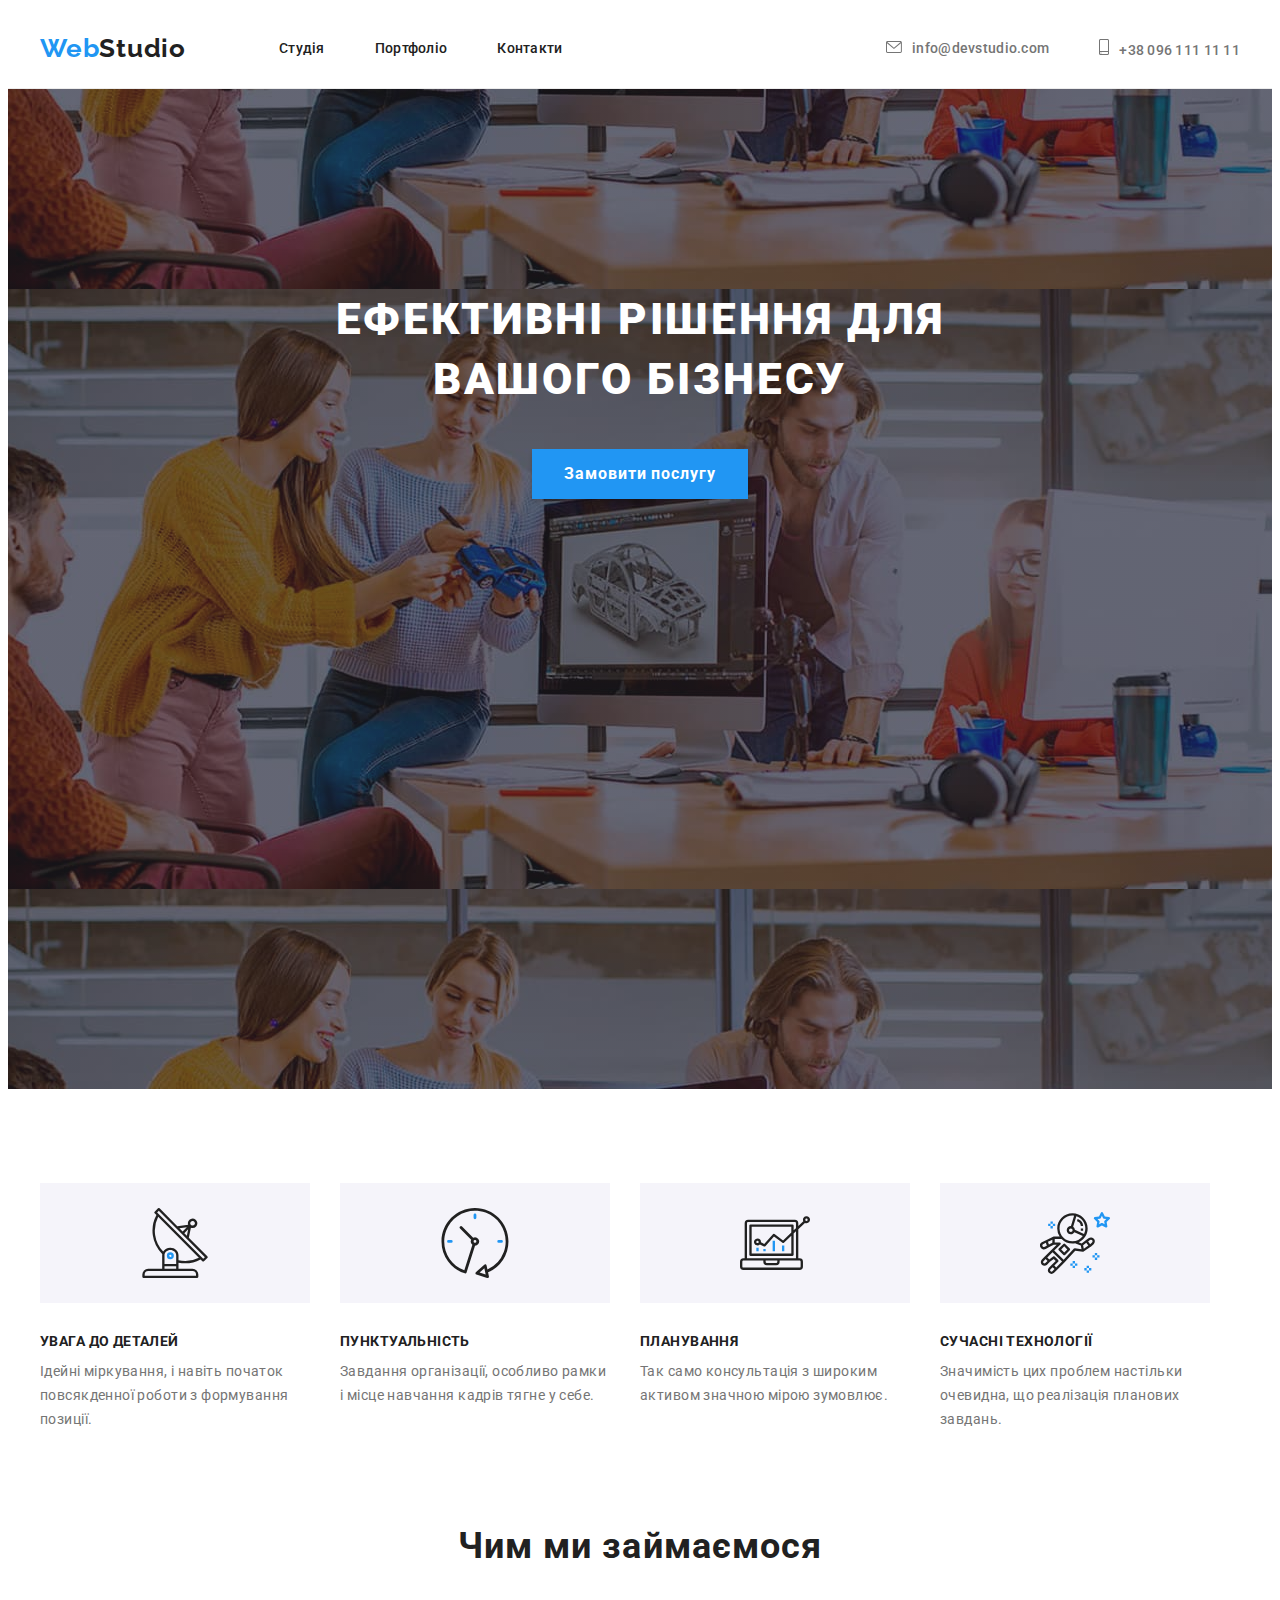
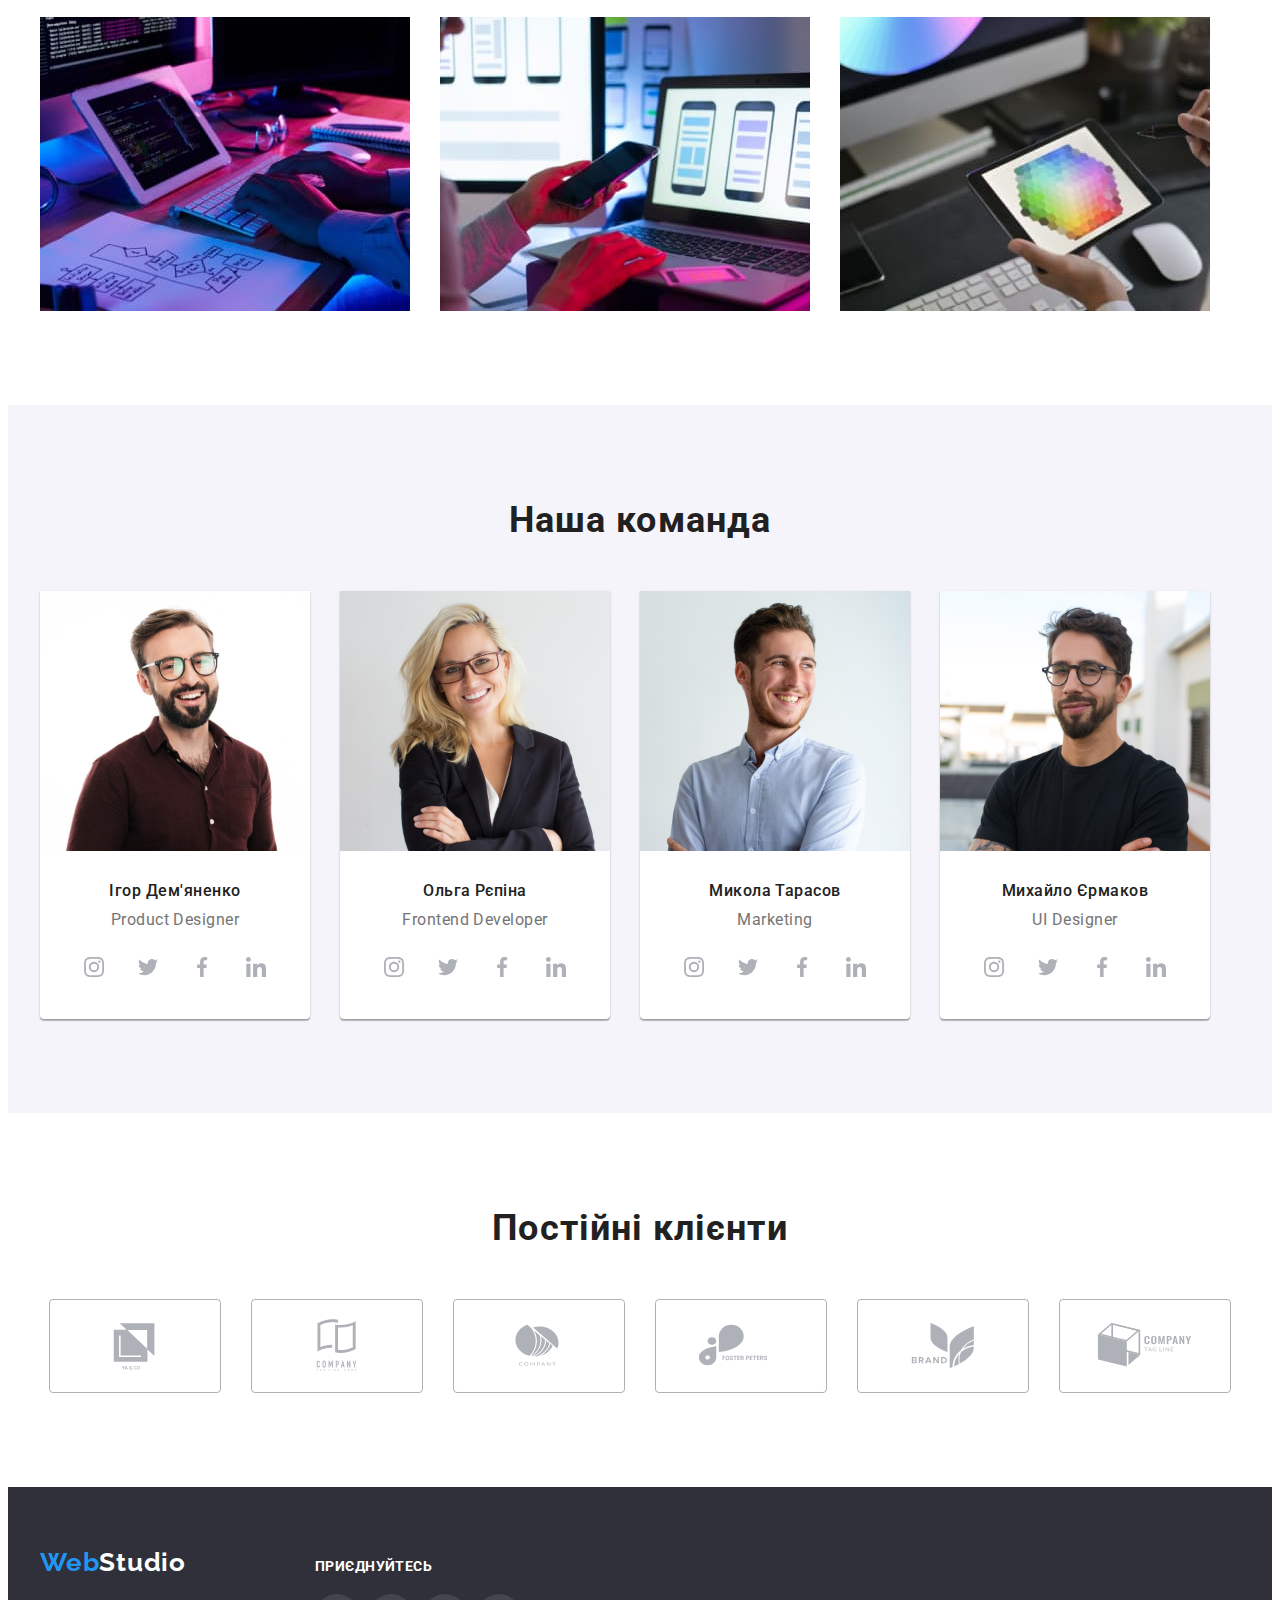
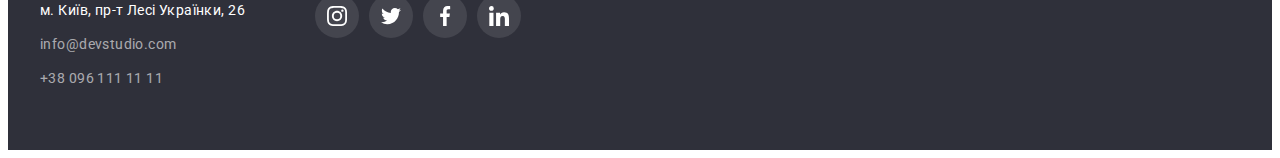
<file: index.html>
<!DOCTYPE html>
<html lang="uk">

<head>
  <meta charset="UTF-8" />
  <meta http-equiv="X-UA-Compatible" content="IE=edge" />
  <meta name="viewport" content="width=, initial-scale=1.0" />
  <title>WebStudio</title>

  <!-- Fonts -->
  <link rel="preconnect" href="https://fonts.googleapis.com" />
  <link rel="preconnect" href="https://fonts.gstatic.com" crossorigin />
  <link href="https://fonts.googleapis.com/css2?family=Raleway:wght@700&family=Roboto:wght@400;500;700;900&display=swap"
    rel="stylesheet" />

  <!-- Normalize -->
  <link rel="stylesheet" href="https://cdnjs.cloudflare.com/ajax/libs/modern-normalize/1.1.0/modern-normalize.min.css"
    integrity="sha512-wpPYUAdjBVSE4KJnH1VR1HeZfpl1ub8YT/NKx4PuQ5NmX2tKuGu6U/JRp5y+Y8XG2tV+wKQpNHVUX03MfMFn9Q=="
    crossorigin="anonymous" referrerpolicy="no-referrer" />

  <!-- Custom Styles -->
  <link rel="stylesheet" href="./css/styles.css" />
</head>

<body>

  <!-- Header Section -->
  <header class="header">
    <div class="header-container container">
      <nav class="header-nav">
        <a href="./index.html" class="logo logo-header">
          <span class="first-part">Web</span>Studio</a>
        <ul class="header-nav-list list">
          <li class="header-nav-item">
            <a href="./index.html" class="header-nav-link header-link link">Студія</a>
          </li>
          <li class="header-nav-item">
            <a href="./portfolio.html" class="header-nav-link header-link link">Портфоліо</a>
          </li>
          <li class="header-nav-item">
            <a href="" class="header-nav-link header-link link">Контакти</a>
          </li>
        </ul>
      </nav>
      <ul class="header-contacts-list list">
        <li class="header-contacts-item">

          <a class="header-contacts header-link link" href="mailto:info@devstudio.com">
            <svg class="header-icon" width="16" height="12">
            
              <use href="./images/symbol-defs-header.svg#icon-envelope-1"></use>
            </svg>info@devstudio.com</a>
        </li>
        <li>
          <a class="header-contacts header-link link" href="tel:+380961111111">
            <svg class="header-icon" width="10" height="16">
              <use href="./images/symbol-defs-header.svg#icon-smartphone-1"></use>
            </svg>+38 096 111 11 11</a>
        </li>
      </ul>
    </div>
  </header>
  <main>
    <!-- Main Section -->

    <section class="main-section">
      <div class="container">
        <h1 class="main-section-title">
          Ефективні рішення для вашого бізнесу
        </h1>
        <button class="button" type="button">Замовити послугу</button>
      </div>
    </section>
    <!-- Our peculiarities -->

    <section class="section-peculiarities">
      <div class="container-peculiarities container">
        <h2 class="visualy-hidden"></h2>
        <ul class="peculiarities-list">
          <li class="list list-item">
            <div class="peculiarities-background">
              <svg class="peculiarities-icon" width="70" height="70">
                <use href="./images/symbol-defs.svg#icon-antenna" ></use>
              </svg>
            </div>
            <h3 class="peculiarities">увага до деталей</h3>
            <p class="peculiarities-text">
              Ідейні міркування, і навіть початок повсякденної роботи з
              формування позиції.
            </p>
          </li>
          <li class="list list-item">
            <div class="peculiarities-background">
              <svg class="peculiarities-icon" width="70" height="70">
                <use href="./images/symbol-defs.svg#icon-clock"></use>
              </svg>
            </div>
            <h3 class="peculiarities">пунктуальність</h3>
            <p class="peculiarities-text">
              Завдання організації, особливо рамки і місце навчання кадрів
              тягне у себе.
            </p>
          </li>
          <li class="list list-item">
            <div class="peculiarities-background">
              <svg class="peculiarities-icon" width="70" height="70">
                <use href="./images/symbol-defs.svg#icon-diagram"></use>
              </svg>
            </div>
            <h3 class="peculiarities">планування</h3>
            <p class="peculiarities-text">
              Так само консультація з широким активом значною мірою зумовлює.
            </p>
          </li>
          <li class="list list-item">
            <div class="peculiarities-background">
              <svg class="peculiarities-icon" width="70" height="70">
                <use href="./images/symbol-defs.svg#icon-astronaut"></use>
              </svg>
            </div>
            <h3 class="peculiarities">сучасні технології</h3>
            <p class="peculiarities-text">
              Значимість цих проблем настільки очевидна, що реалізація
              планових завдань.
            </p>
          </li>
        </ul>
      </div>
    </section>
    <!-- About -->

    <section class="about-works">
      <div class="container">
        <h3 class="about">Чим ми займаємося</h3>
        <ul class="about-photo list">
          <li class="about-photo-item">
            <img src="./images/keyboard.jpg" alt="Клавіатура" width="370" />
          </li>
          <li class="about-photo-item">
            <img src="./images/laptop.jpg" alt="Ноутбук" width="370" />
          </li>
          <li class="about-photo-item">
            <img src="./images/tablet.jpg" alt="Планшет" width="370" />
          </li>
        </ul>
      </div>
    </section>
    <!-- Our team -->

    <section class="background-about">
      <div class="container">
        <h3 class="about">Наша команда</h3>
        <ul class="team-list list">
          <li class="photo-item background-photo">
            <img src="./images/product-designer.jpg" alt="product-designer" width="270" />
            <div class="about-team">
              <h3 class="our-team-list our-team">Ігор Дем'яненко</h3>
              <p class="our-team-item our-team" lang="en">
                Product Designer
              </p>
              <ul class="about-icon-list list">
                <li class="about-icon-item">
                  <a class="social-link" href="" >
                    <svg class="about-icon" width="20" height="20">
                      <use href="./images/symbol-defs.svg#icon-instagram"></use>
                    </svg></a>
                </li>
                <li class="about-icon-item">
                  <a class="social-link" href=""> 
                    <svg class="about-icon" width="20" height="20">
                      <use href="./images/symbol-defs.svg#icon-twitter"></use>
                    </svg></a></li></a>
          </li>
          <li class="about-icon-item">
            <a class="social-link" href=""> 
              <svg class="about-icon"  width="20" height="20">
                <use href="./images/symbol-defs.svg#icon-facebook"></use>
              </svg></a></li></a></li>
          <li class="about-icon-item">
            <a class="social-link" href=""> 
              <svg class="about-icon"  width="20" height="20">
                <use href="./images/symbol-defs.svg#icon-linkedin"></use>
              </svg></a></li></a></li>
        </ul>
      </div>
      </li>
      <li class="photo-item background-photo">
        <img src="./images/frontend-developer.jpg" alt="frontend-developer" width="270" />
        <div class="about-team">
          <h3 class="our-team-list our-team">Ольга Рєпіна</h3>
          <p class="our-team-item our-team" lang="en">
            Frontend Developer
          </p>
          <ul class="about-icon-list list">
            <li class="about-icon-item">
              <a class="social-link" href="">
                <svg class="about-icon"  width="20" height="20">
                  <use href="./images/symbol-defs.svg#icon-instagram"></use>
                </svg></a>
            </li>
            <li class="about-icon-item">
              <a class="social-link" href=""> 
                <svg class="about-icon"  width="20" height="20">
                  <use href="./images/symbol-defs.svg#icon-twitter"></use>
                </svg></a></li></a>
      </li>
      <li class="about-icon-item">
        <a class="social-link" href=""> 
          <svg class="about-icon"  width="20" height="20">
            <use href="./images/symbol-defs.svg#icon-facebook"></use>
          </svg></a></li></a></li>
      <li class="about-icon-item">
        <a class="social-link" href=""> 
          <svg class="about-icon"  width="20" height="20">
            <use href="./images/symbol-defs.svg#icon-linkedin"></use>
          </svg></a></li></a></li>
    </ul>
        </div>
      </li>
      <li class="photo-item background-photo">
        <img src="./images/marketing.jpg" alt="marketing" width="270" />
        <div class="about-team">
          <h3 class="our-team-list our-team">Микола Тарасов</h3>
          <p class="our-team-item our-team" lang="en">Marketing</p>
          <ul class="about-icon-list list">
            <li class="about-icon-item">
              <a class="social-link" href="">
                <svg class="about-icon"  width="20" height="20">
                  <use href="./images/symbol-defs.svg#icon-instagram"></use>
                </svg></a>
            </li>
            <li class="about-icon-item">
              <a class="social-link" href=""> 
                <svg class="about-icon"  width="20" height="20">
                  <use href="./images/symbol-defs.svg#icon-twitter"></use>
                </svg></a></li></a>
      </li>
      <li class="about-icon-item">
        <a class="social-link" href=""> 
          <svg class="about-icon"  width="20" height="20">
            <use href="./images/symbol-defs.svg#icon-facebook"></use>
          </svg></a></li></a></li>
      <li class="about-icon-item">
        <a class="social-link" href=""> 
          <svg class="about-icon"  width="20" height="20">
            <use href="./images/symbol-defs.svg#icon-linkedin"></use>
          </svg></a></li></a></li>
    </ul>
        </div>
      </li>
      <li class="photo-item background-photo">
        <img src="./images/ui-designer.jpg" alt="ui-designer" width="270" />
        <div class="about-team">
          <h3 class="our-team-list our-team">Михайло Єрмаков</h3>
          <p class="our-team-item our-team" lang="en">UI Designer</p>
          <ul class="about-icon-list list">
            <li class="about-icon-item">
              <a class="social-link" href="">
                <svg class="about-icon"  width="20" height="20">
                  <use href="./images/symbol-defs.svg#icon-instagram"></use>
                </svg></a>
            </li>
            <li class="about-icon-item">
              <a class="social-link" href=""> 
                <svg class="about-icon"  width="20" height="20">
                  <use href="./images/symbol-defs.svg#icon-twitter"></use>
                </svg></a></li></a>
      </li>
      <li class="about-icon-item">
        <a class="social-link" href=""> 
          <svg class="about-icon"  width="20" height="20">
            <use href="./images/symbol-defs.svg#icon-facebook"></use>
          </svg></a></li></a></li>
      <li class="about-icon-item">
        <a class="social-link" href=""> 
          <svg class="about-icon"  width="20" height="20">
            <use href="./images/symbol-defs.svg#icon-linkedin"></use>
          </svg></a></li></a></li>
    </ul>
        </div>
      </li>
      </ul>
      </div>
    </section>
    <!-- Clients -->
    <section class="clients">
      <div class="container">
        <h3 class="clients-title">Постійні клієнти</h3>
        <ul class="clients-list list">
          <li class="clients-item"><a class="clients-link" href=""><svg class="clients-icon" width="106"height="60"><use href="./images/symbol-defs.svg#icon-Logo-6" ></use></svg></a></li>
          <li class="clients-item"><a class="clients-link" href=""><svg class="clients-icon" width="106"height="60"><use href="./images/symbol-defs.svg#icon-Logo-7"></use></svg></a></li>
          <li class="clients-item"><a class="clients-link" href=""><svg class="clients-icon" width="106"height="60"><use href="./images/symbol-defs.svg#icon-Logo-8"></use></svg></a></li>
          <li class="clients-item"><a class="clients-link" href=""><svg class="clients-icon" width="106"height="60"><use href="./images/symbol-defs.svg#icon-Logo-9"></use></svg></a></li>
          <li class="clients-item"><a class="clients-link" href=""><svg class="clients-icon" width="106"height="60"><use href="./images/symbol-defs.svg#icon-Logo-10"></use></svg></a></li>
          <li class="clients-item"><a class="clients-link" href=""><svg class="clients-icon" width="106"height="60"><use href="./images/symbol-defs.svg#icon-Logo-11"></use></svg></a></li>
        </ul>
      </div>
    </section>
  </main>
  <!-- Footer -->
  <footer class="footer">
    <div class="container footer-container">
      <div class="footer-div">
        <a href="./index.html" class="logo"><span class="first-part">Web</span><span class="second-part">Studio</span></a>
        <address class="font-style">
          <ul class="footer-list list">
            <li class="footer-item-adress">
              <a class="footer-adress footer-link link" href="https://goo.gl/maps/jFKuk5Sm1pGZURSg9" target="_blank"
                rel="noopener noreferrer nofollow">м. Київ, пр-т Лесі Українки, 26
              </a>
            </li>
  
            <li class="footer-item-mail">
              <a class="footer-contacts footer-link link" href="mailto:info@devstudio.com">info@devstudio.com</a>
            </li>
            <li>
              <a class="footer-contacts footer-link link" href="+380961111111">+38 096 111 11 11</a>
            </li>
          </ul>
        </address>
      </div>
      <div>
        <p class="footer-text">Приєднуйтесь</p>
        <ul class="about-icon-list list">
          <li class="about-icon-item footer-icon-item">
            <a class="social-link" href="">
              <svg class="about-icon footer-icon"  width="20" height="20">
                <use href="./images/symbol-defs.svg#icon-instagram"></use>
              </svg></a>
          </li>
          <li class="about-icon-item footer-icon-item">
            <a class="social-link" href=""> 
              <svg class="about-icon footer-icon"  width="20" height="20">
                <use href="./images/symbol-defs.svg#icon-twitter"></use>
              </svg></a></li></a>
    </li>
    <li class="about-icon-item footer-icon-item">
      <a class="social-link" href=""> 
        <svg class="about-icon footer-icon"  width="20" height="20">
          <use href="./images/symbol-defs.svg#icon-facebook"></use>
        </svg></a></li></a></li>
    <li class="about-icon-item footer-icon-item">
      <a class="social-link" href=""> 
        <svg class="about-icon footer-icon"  width="20" height="20">
          <use href="./images/symbol-defs.svg#icon-linkedin"></use>
        </svg></a></li></a></li>
  </ul>
      </div>
      
    </div>
  </footer>
</body>

</html>
</file>
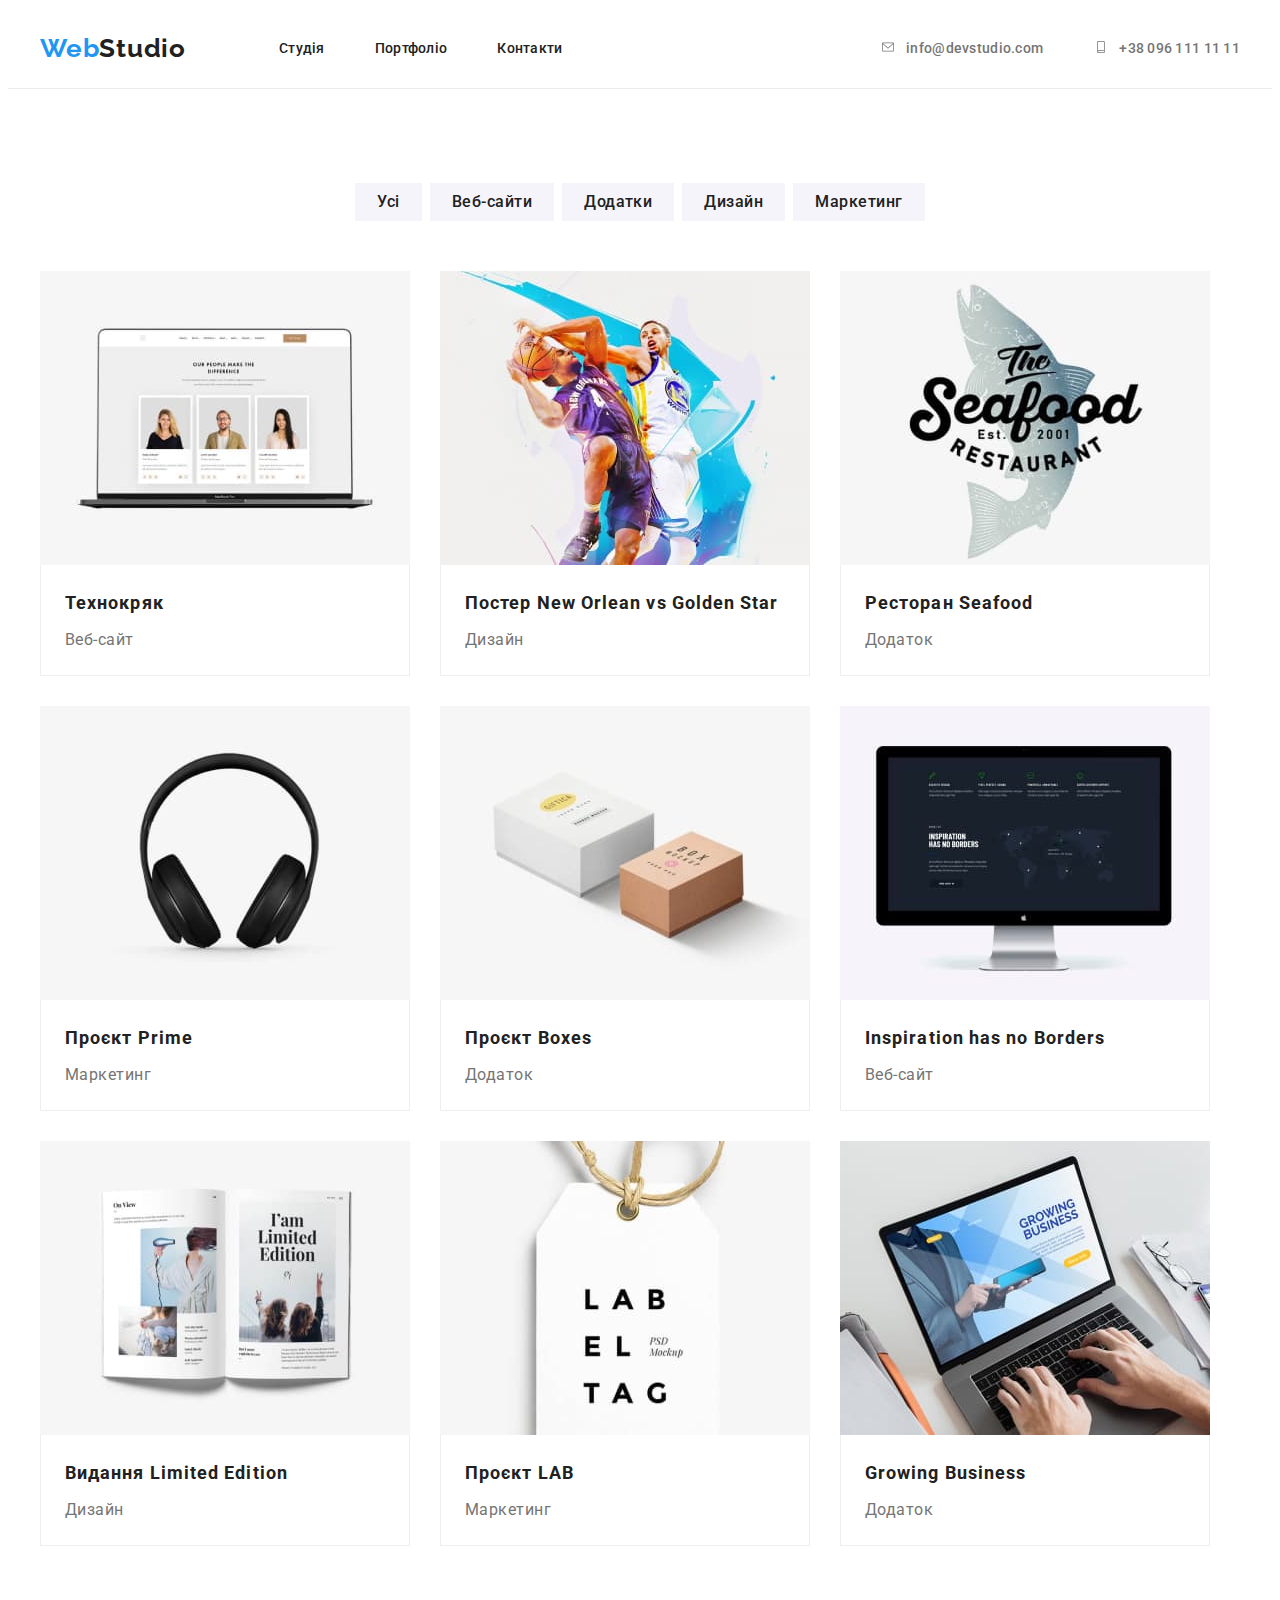
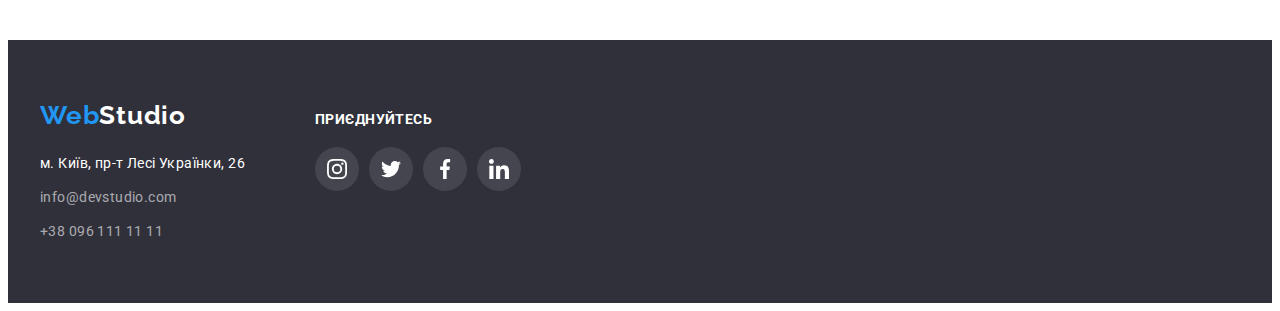
<file: portfolio.html>
<!DOCTYPE html>
<html lang="uk">
  <head>
    <meta charset="UTF-8" />
    <meta http-equiv="X-UA-Compatible" content="IE=edge" />
    <meta name="viewport" content="width=device-width, initial-scale=1.0" />
    <title>Portfolio</title>
    <link rel="preconnect" href="https://fonts.googleapis.com" />
    <link rel="preconnect" href="https://fonts.gstatic.com" crossorigin />
    <link
      href="https://fonts.googleapis.com/css2?family=Raleway:wght@700&family=Roboto:wght@400;500;700;900&display=swap"
      rel="stylesheet"/>
    <link
      rel="stylesheet"
      href="https://cdnjs.cloudflare.com/ajax/libs/modern-normalize/1.1.0/modern-normalize.min.css"
      integrity="sha512-wpPYUAdjBVSE4KJnH1VR1HeZfpl1ub8YT/NKx4PuQ5NmX2tKuGu6U/JRp5y+Y8XG2tV+wKQpNHVUX03MfMFn9Q=="
      crossorigin="anonymous"
      referrerpolicy="no-referrer"/>
    <link rel="stylesheet" href="./css/styles.css" />
  </head>
  <body>
    <!-- Header -->

    <header class="header">
      <div class="header-container container">
        <nav class="header-nav">
          <a href="./index.html" class="logo logo-header">
            <span class="first-part">Web</span>Studio</a>
          <ul class="header-nav-list list">
            <li class="header-nav-item">
              <a href="./index.html" class="header-nav-link header-link link">Студія</a>
            </li>
            <li class="header-nav-item">
              <a href="./portfolio.html" class="header-nav-link header-link link">Портфоліо</a>
            </li>
            <li class="header-nav-item">
              <a href="" class="header-nav-link header-link link">Контакти</a>
            </li>
          </ul>
        </nav>
        <ul class="header-contacts-list list">
          <li class="header-contacts-item">
  
            <a class="header-contacts header-link link" href="mailto:info@devstudio.com">
              <svg class="header-icon" width="16" height="12">
              
                <use href="./images/symbol-defs.svg#icon-envelope"></use>
              </svg>info@devstudio.com</a>
          </li>
          <li>
            <a class="header-contacts header-link link" href="tel:+380961111111">
              <svg class="header-icon" width="16" height="12">
                <use href="./images/symbol-defs.svg#icon-smartphone"></use>
              </svg>+38 096 111 11 11</a>
          </li>
        </ul>
      </div>
    </header>
    <main>
      <!-- Buttons -->
      
      <section class="background-portfolio">
        <div class="container">
        <h1 class="visually-hidden">портфоліо</h1>
        <ul class="btn-list list">
          <li class="btn-item">
            <button class="main-btn" type="button">Усі</button>
          </li>
          <li class="btn-item">
            <button class="main-btn" type="button">Веб-сайти</button>
          </li>
          <li class="btn-item">
            <button class="main-btn" type="button">Додатки</button>
          </li>
          <li class="btn-item">
            <button class="main-btn" type="button">Дизайн</button>
          </li>
          <li class="btn-item">
            <button class="main-btn" type="button">Маркетинг</button>
          </li>
        </ul>
        <!-- Portfolio -->

        <ul class="photo-list list">
          <li class="item-text">
            <a class="text-link link" href="">
              <img src="./images/technoquack.jpg" alt="ноутбук" width="370" />
              <div class="portfolio">
              <h2 class="title">Технокряк</h2>
              <p class="text">Веб-сайт</p>
            </div>
            </a>
          </li>
          <li class="item-text">
            <a class="text-link link" href="">
              <img src="./images/basketball.jpg" alt="баскетбол" width="370" />
              <div class="portfolio">
              <h2 class="title">Постер New Orlean vs Golden Star</h2>
              <p class="text">Дизайн</p>
            </div>
            </a>
          </li>
          <li class="item-text">
            <a class="text-link link" href="">
              <img src="./images/seafood.jpg" alt="морепродукти" width="370" />
              <div class="portfolio">
              <h2 class="title">Ресторан Seafood</h2>
              <p class="text">Додаток</p>
            </div>
            </a>
          </li>
          <li class="item-text">
            <a class="text-link link" href="">
              <img src="./images/prime.jpg" alt="навушники" width="370" />
              <div class="portfolio">
              <h2 class="title">Проєкт Prime</h2>
              <p class="text">Маркетинг</p>
            </div>
            </a>
          </li>
          <li class="item-text">
            <a class="text-link link" href="">
              <img src="./images/box.jpg" alt="коробка" width="370" />
              <div class="portfolio">
              <h2 class="title">Проєкт Boxes</h2>
              <p class="text">Додаток</p>
            </div>
            </a>
          </li>
          <li class="item-text">
            <a class="text-link link" href="">
              <img
                src="./images/inspiration-has-no-borders.jpg"
                alt="монітор"
                width="370"/>
              <div class="portfolio">
                <h2 class="title">Inspiration has no Borders</h2>
              <p class="text">Веб-сайт</p>
            </div>
            </a>
          </li>
          <li class="item-text">
            <a class="text-link link" href="">
              <img
                src="./images/limited-edition.jpg"
                alt="журнал"
                width="370"/>
                <div class="portfolio">
              <h2 class="title">Видання Limited Edition</h2>
              <p class="text">Дизайн</p>
            </div>
            </a>
          </li>
          <li class="item-text">
            <a class="text-link link" href="">
              <img src="./images/lab.jpg" alt="букви" width="370" />
              <div class="portfolio">
              <h2 class="title">Проєкт LAB</h2>
              <p class="text">Маркетинг</p>
            </div>
            </a>
          </li>
          <li class="item-text">
            <a class="text-link link" href="">
              <img
                src="./images/growing-business.jpg"
                alt="ноутбук"
                width="370"/>
                <div class="portfolio">
              <h2 class="title">Growing Business</h2>
              <p class="text">Додаток</p>
            </div>
            </a>
          </li>
        </ul>
      </div>
      </section>
    </main>

    <footer class="footer">
    <div class="container footer-container">
      <div class="footer-div">
        <a href="./index.html" class="logo"><span class="first-part">Web</span><span class="second-part">Studio</span></a>
        <address class="font-style">
          <ul class="footer-list list">
            <li class="footer-item-adress">
              <a class="footer-adress footer-link link" href="https://goo.gl/maps/jFKuk5Sm1pGZURSg9" target="_blank"
                rel="noopener noreferrer nofollow">м. Київ, пр-т Лесі Українки, 26
              </a>
            </li>
  
            <li class="footer-item-mail">
              <a class="footer-contacts footer-link link" href="mailto:info@devstudio.com">info@devstudio.com</a>
            </li>
            <li>
              <a class="footer-contacts footer-link link" href="+380961111111">+38 096 111 11 11</a>
            </li>
          </ul>
        </address>
      </div>
      <div>
        <p class="footer-text">Приєднуйтесь</p>
        <ul class="about-icon-list list">
          <li class="about-icon-item footer-icon-item">
            <a class="social-link" href="">
              <svg class="about-icon footer-icon"  width="20" height="20">
                <use href="./images/symbol-defs.svg#icon-instagram"></use>
              </svg></a>
          </li>
          <li class="about-icon-item footer-icon-item">
            <a class="social-link" href=""> 
              <svg class="about-icon footer-icon"  width="20" height="20">
                <use href="./images/symbol-defs.svg#icon-twitter"></use>
              </svg></a></li></a>
    </li>
    <li class="about-icon-item footer-icon-item">
      <a class="social-link" href=""> 
        <svg class="about-icon footer-icon"  width="20" height="20">
          <use href="./images/symbol-defs.svg#icon-facebook"></use>
        </svg></a></li></a></li>
    <li class="about-icon-item footer-icon-item">
      <a class="social-link" href=""> 
        <svg class="about-icon footer-icon"  width="20" height="20">
          <use href="./images/symbol-defs.svg#icon-linkedin"></use>
        </svg></a></li></a></li>
  </ul>
      </div>
      
    </div>
  </footer>
</body>

</html>
</file>
<file: css/styles.css>
/*GENERAL STYLES*/

:root {
  --main-color: #212121;
  --second-color: #757575;
  --third-color: #ffffff;
  --background-main-footer: #2f303a;
  --focus-color: #2196f3;
  --white-color: #f5f5f5;
  --icon-color: #AFB1B8;
  --background-color: #F5F4FA;
}
body {
  font-family: "Roboto", sans-serif;
  color: var(--main-color);
}

h1,
h2,
h3,
h4,
h5,
h6,
p {
  margin: 0;
}

img {
  display: block;
  max-width: 100%;
  height: auto;
}

ul {
  margin: 0;
  padding: 0;
}

.container {
  width: 1200px;
  margin: 0 auto;
  padding: 0 15px;

  /* outline: 2px solid red;
  outline-offset: -2px; */
}

.list {
  list-style: none;
}

.link,
.logo {
  text-decoration: none;
}

.link:hover,
.link:focus {
  color: var(--focus-color);
}
.visually-hidden {
  position: absolute;
  width: 1px;
  height: 1px;
  margin: -1px;
  border: 0;
  padding: 0;
  white-space: nowrap;
  clip-path: inset(100%);
  clip: rect(0 0 0 0);
  overflow: hidden;
}


/*HEADER*/
.header {
  border-bottom: 1px solid #ececec;
  background-color: var(--third-color);
}
.header-container {
  display: flex;
  align-items: center;
}
.header-nav {
  display: flex;
  align-items: center;
}
.header-nav-list {
  display: flex;
  align-items: center;
}
.header-contacts-list {
  display: flex;
  align-items: center;
  margin-left: auto;
}
.header-contacts-item {
  margin-right: 50px;
  
}
.logo {
  font-family: "Raleway";
  font-weight: 700;
  font-size: 26px;
  line-height: calc(31 / 26);
  letter-spacing: 0.03em;
  color: var(--main-color);
}
.logo-header {
  margin-right: 93px;
}

.first-part {
  color: var(--focus-color);
}
.header-link {
  font-weight: 500;
  font-size: 14px;
  line-height: calc(16 / 14);
  letter-spacing: 0.02em;
}
.header-nav-item:not(:last-child) {
  margin-right: 50px;
}
.header-nav-link {
  color: var(--main-color);
  display: block;
  padding-top: 32px;
  padding-bottom: 32px;
}
.header-contacts {
  color: var(--second-color);
  display: block;
}
.header-contacts:hover,
.header-contacts:focus{
  color: var(--focus-color);
}
.header-contacts:hover .header-icon,
.header-contacts:focus .header-icon{
  fill: var(--focus-color);
}
.header-icon{
  margin-right: 10px;
  fill: var(--second-color);
}


/*HERO STUDIO*/
.main-section {
  max-width: 1600px;
  height: 600px;
  margin-left: auto;
  margin-right: auto;

  background-image: linear-gradient(
      to right,
      rgba(47, 48, 58, 0.4),
      rgba(47, 48, 58, 0.4)
    ),
    url(../images/img-background.jpg);
  background-position: center;
  
  padding-top: 200px;
  padding-bottom: 200px;
  text-align: center;


  background-color: var(--background-main-footer);
}
.main-section-title {
  max-width: 696px;
  margin-left: auto;
  margin-right: auto;
  margin-bottom: 40px;

  font-weight: 900;
  font-size: 44px;
  line-height: calc(60 / 44);
  text-align: center;
  letter-spacing: 0.06em;
  text-transform: uppercase;
  color: var(--third-color);
}
.button {
  padding: 10px 32px;
  border: none;
  
  


  font-family: "Roboto", sans-serif;
  font-weight: 700;
  font-size: 16px;
  line-height: calc(30 / 16);
  align-items: center;
  text-align: center;
  letter-spacing: 0.06em;
  color: var(--third-color);
  background-color: var(--focus-color);
  box-shadow: 0px 4px 4px rgba(0, 0, 0, 0.15);
  cursor: pointer;
}
.button:hover,
.button:focus {
  background-color: #188ce8;
  box-shadow: 0px 4px 4px rgba(0, 0, 0, 0.15);
  border-radius: 4px;
}

/* Our peculiarities */
.section-peculiarities{
  color: var(--white-color);
  padding-top: 94px;
}
.peculiarities-list {
  display: flex;
}
.list-item {
  width: 270px;
}
.list-item:not(:last-child) {
  margin-right: 30px;
}
.peculiarities {
  margin-bottom: 10px;
  width: 270px;

  font-weight: 700;
  font-size: 14px;
  line-height: calc(16 / 14);
  letter-spacing: 0.03em;
  text-transform: uppercase;
  color: var(--main-color);
}
.peculiarities-text {
  font-weight: 400;
  font-size: 14px;
  line-height: calc(24 / 14);
  letter-spacing: 0.03em;
  color: var(--second-color);
}
.peculiarities-background{
  display: flex;
  align-items: center;
  justify-content: center;
  padding: 25px 100px;
  margin-bottom: 30px;
  background: var(--background-color);

}

/* About */
.about-works{
  color: var(--white-color);
  padding-top: 94px;
  padding-bottom: 94px;
}
.about {
  margin-bottom: 50px;
  font-weight: 700;
  font-size: 36px;
  line-height: calc(42 / 36);
  text-align: center;
  letter-spacing: 0.03em;
  color: var(--main-color);
}
.about-photo {
  display: flex;
}
.about-photo-item:not(:last-child) {
  margin-right: 30px;
}
/* Our team */
.background-photo {
  background-color: var(--third-color);
  box-shadow: 0px 1px 3px rgba(0, 0, 0, 0.12), 0px 1px 1px rgba(0, 0, 0, 0.14), 0px 2px 1px rgba(0, 0, 0, 0.2);
border-radius: 0px 0px 4px 4px;

}
.background-about {
  background-color: var(--background-color);
  padding-top: 94px;
  padding-bottom: 94px;
}
.team-list {
  display: flex;
}
.about-team {
  align-items: center;
  padding-top: 30px;
  padding-bottom: 30px;
}
.photo-item:not(:last-child) {
  margin-right: 30px;
}
.our-team {
  font-size: 16px;
  line-height: calc(19 / 16);
  text-align: center;
  letter-spacing: 0.03em;
}
.our-team-list {
  margin-bottom: 10px;
  font-weight: 500;
  color: var(--main-color);
}
.our-team-item {
  font-weight: 400;
  color: var(--second-color);
  margin-bottom: 16px;
}
.about-icon-list{
  display: flex;
  text-align: center;
  justify-content: center;
  gap: 10px;
}
.social-link{
  display: flex;
  align-items: center;
  justify-content: center;
  width: 100%;
  height: 100%;
}
.about-icon-item{
  display: flex;
  align-items: center;
  justify-content: center;
  width: 44px;
  height: 44px;
}
.about-icon-item:hover,
.about-icon-item:focus {
  background: var(--focus-color);
  border-radius: 50%;
}
.about-icon{
  fill: var(--icon-color);
}
.about-icon-item:hover .about-icon,
.about-icon-item:focus .about-icon{
  fill: var(--third-color);
  
}
/* Clients */
.clients{
padding-top: 94px;
padding-bottom: 94px;
}
.clients-title{
margin-bottom: 50px;

font-weight: 700;
font-size: 36px;
line-height: 42px;
text-align: center;
letter-spacing: 0.03em;
color: var(--main-color);
}
.clients-list{
  display: flex;
  justify-content: center;
  gap: 30px;
}

.clients-item{
  display: flex;
  justify-content: center;
  align-items: center;
  border: 1px solid var(--icon-color);
  border-radius: 4px;
  width: 170px;
  height: 92px;
}
.clients-link{
  display: flex;
  align-items: center;
  justify-content: center;
  width: 100%;
  height: 100%;
}
.clients-item:hover,
.clients-item:focus{
  border: 1px solid var(--focus-color);
  }
.clients-icon{
  fill: var(--icon-color);
}  
.clients-item:hover .clients-icon,
.clients-item:focus .clients-icon {
  fill: var(--focus-color);
}



/*HERO PORTFOLIO*/
.background-portfolio {
  padding-top: 94px;
  padding-bottom: 94px;

  color: var(--white-color)
}
.btn-list{
  display:flex;
  justify-content: center;
  margin-bottom: 50px;
  }
.btn-item:not(:last-child){
margin-right: 8px;
}  
.main-btn {
  padding: 6px 22px;
  border: none;
  
  font-family: "Roboto", sans-serif;
  font-weight: 500;
  font-size: 16px;
  line-height: calc(26 / 16);
  text-align: center;
  letter-spacing: 0.03em;
  color: var(--main-color);
  cursor: pointer;
  background-color: var(--background-color);
}

  

.main-btn:hover,
.main-btn:focus {
  background-color: var(--focus-color);
  color: var(--third-color);
  box-shadow: 0px 3px 1px rgba(0, 0, 0, 0.1), 0px 1px 2px rgba(0, 0, 0, 0.08), 0px 2px 2px rgba(0, 0, 0, 0.12);
  border-radius: 4px;
}

.photo-list{
  display:flex;
  flex-wrap: wrap;
  gap: 30px;
  
}

.portfolio{
  padding: 20px 24px;
  border: 1px solid #EEEEEE;
  border-top: none;
  
}
.title {
  margin-bottom: 4px;
  font-weight: 700;
  font-size: 18px;
  line-height: calc(36 / 18);
  letter-spacing: 0.06em;
  color: var(--main-color);
}
.text {
  font-weight: 400;
  font-size: 16px;
  line-height: calc(30 / 16);
  letter-spacing: 0.03em;
  color: var(--second-color);
}
.text-link{
  display: block;
}
.text-link:hover,
.text-link:focus{
  box-shadow: 0px 1px 1px rgba(0, 0, 0, 0.12), 0px 4px 4px rgba(0, 0, 0, 0.06), 1px 4px 6px rgba(0, 0, 0, 0.16);
  }


/*FOOTER*/

.footer-item-adress {
  margin-bottom: 10px;
}
.footer-item-mail {
  margin-bottom: 10px;
}

.footer {
  padding-top: 60px;
  padding-bottom: 60px;
  background-color: var(--background-main-footer);
}
.footer-container{
  display: flex;
  align-items: baseline;
}
.footer-div{
  margin-right: 70px;
}
.second-part {
  color: var(--third-color);
}
.footer-link {
  font-weight: 400;
  font-size: 14px;
  line-height: calc(24 / 14);
  letter-spacing: 0.03em;
}
.footer-adress {
  color: var(--third-color);
}
.footer-contacts {
  color: rgba(255, 255, 255, 0.6);
}
.font-style {
  margin-top: 20px;
  font-style: normal;
}
.footer-text{
margin-bottom: 20px;

font-weight: 700;
font-size: 14px;
line-height: 16px;
letter-spacing: 0.03em;
text-transform: uppercase;
color: var(--third-color);
}
.footer-icon-item{
  background: rgba(255, 255, 255, 0.1);
  border-radius: 50%;
  }
  .footer-icon{
    fill: var(--third-color);
  }
</file>
